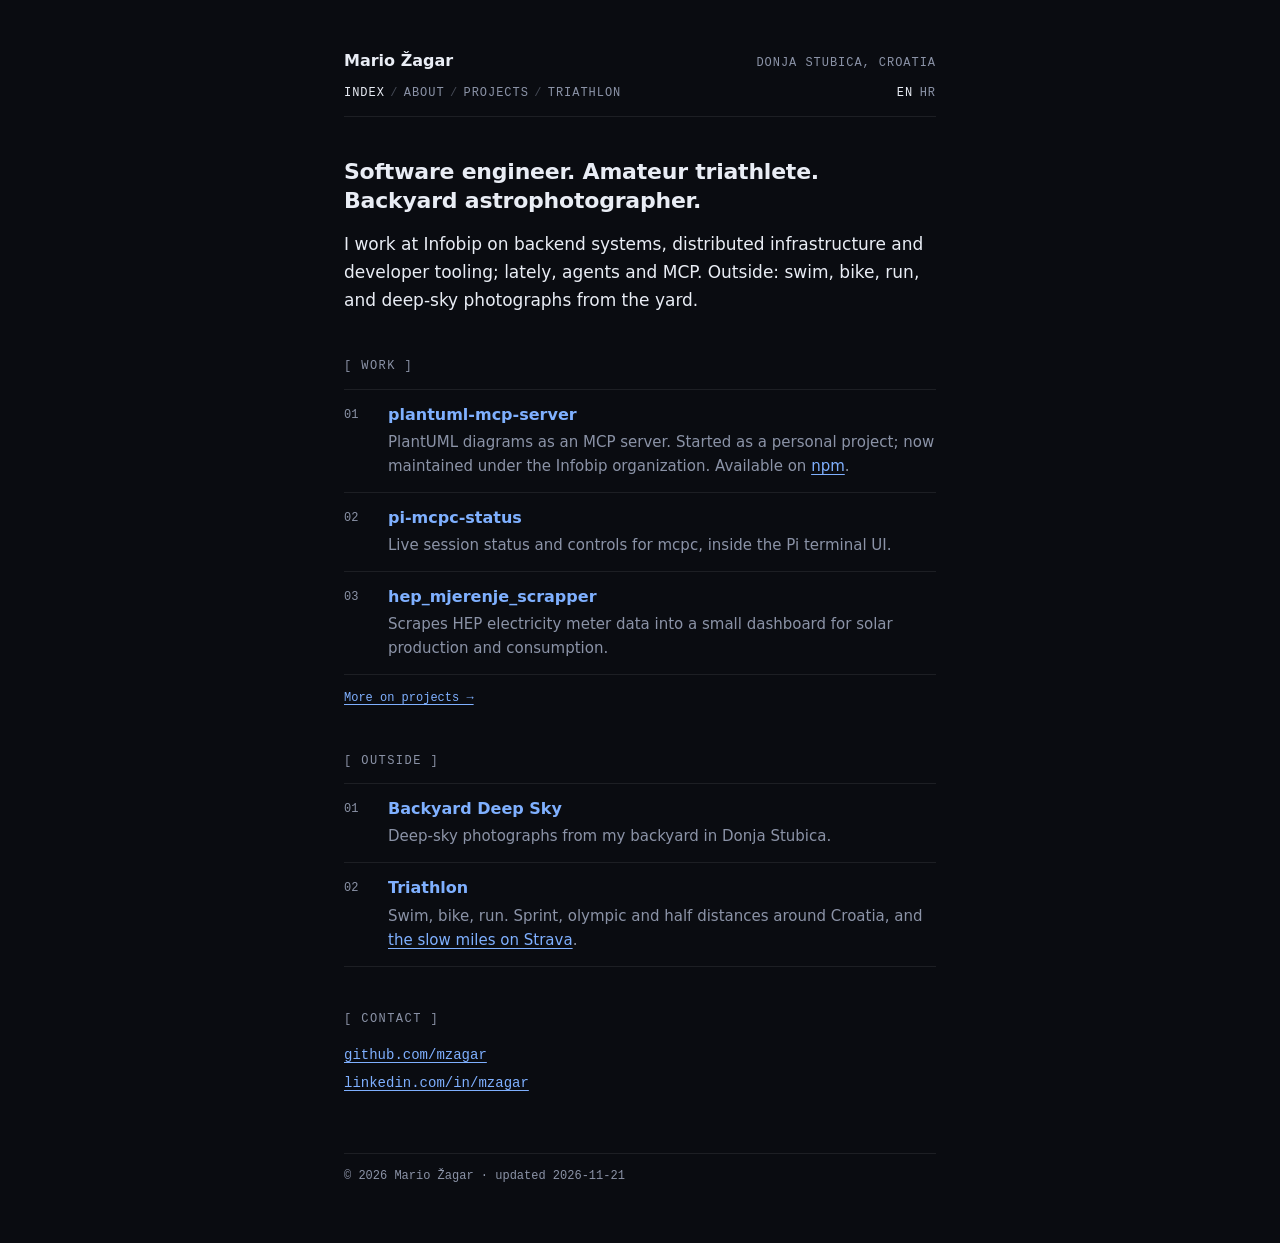
<file: index.html>
<!DOCTYPE html>
<html lang="en">
<head>
<meta charset="utf-8">
<meta name="viewport" content="width=device-width, initial-scale=1">
<title>Mario Žagar · software engineer</title>
<meta name="description" content="Mario Žagar, software engineer in Donja Stubica, Croatia. Backend systems, developer tooling, triathlon and deep-sky photography.">
<link rel="canonical" href="https://mzagar.github.io/">
<link rel="alternate" hreflang="en" href="https://mzagar.github.io/">
<link rel="alternate" hreflang="hr" href="https://mzagar.github.io/hr/">
<link rel="alternate" hreflang="x-default" href="https://mzagar.github.io/">
<meta name="theme-color" content="#0a0c11">
<meta property="og:type" content="website">
<meta property="og:site_name" content="Mario Žagar">
<meta property="og:title" content="Mario Žagar · software engineer">
<meta property="og:description" content="Backend systems, developer tooling, triathlon and deep-sky photography.">
<meta property="og:url" content="https://mzagar.github.io/">
<meta property="og:locale" content="en_US">
<meta property="og:locale:alternate" content="hr_HR">
<meta name="twitter:card" content="summary">
<link rel="icon" href="/favicon.svg" type="image/svg+xml">
<link rel="stylesheet" href="/style.css">
<script src="/lang.js"></script>
</head>
<body>
<div class="wrap">

<header class="site-head">
  <div class="row">
    <a class="site-name" href="/">Mario Žagar</a>
    <span class="site-place">Donja Stubica, Croatia</span>
  </div>
  <nav class="site-nav" aria-label="Site">
    <a href="/" aria-current="page">index</a><span class="sep">/</span><a href="/about/">about</a><span class="sep">/</span><a href="/projects/">projects</a><span class="sep">/</span><a href="/triathlon/">triathlon</a>
    <span class="lang" role="group" aria-label="Language">
      <span class="current" aria-current="true">EN</span><a href="/hr/" data-lang="hr" hreflang="hr" lang="hr">HR</a>
    </span>
  </nav>
</header>

<main>
  <h1>Software engineer. Amateur triathlete. Backyard astrophotographer.</h1>
  <p class="lede">I work at Infobip on backend systems, distributed infrastructure and developer tooling; lately, agents and MCP. Outside: swim, bike, run, and deep-sky photographs from the yard.</p>

  <section>
    <h2>[ work ]</h2>
    <ol class="entries">
      <li>
        <span class="num">01</span>
        <div>
          <p class="entry-title"><a href="https://github.com/infobip/plantuml-mcp-server">plantuml-mcp-server</a></p>
          <p class="entry-desc">PlantUML diagrams as an MCP server. Started as a personal project; now maintained under the Infobip organization. Available on <a href="https://www.npmjs.com/package/plantuml-mcp-server">npm</a>.</p>
        </div>
      </li>
      <li>
        <span class="num">02</span>
        <div>
          <p class="entry-title"><a href="https://github.com/mzagar/pi-mcpc-status">pi-mcpc-status</a></p>
          <p class="entry-desc">Live session status and controls for mcpc, inside the Pi terminal UI.</p>
        </div>
      </li>
      <li>
        <span class="num">03</span>
        <div>
          <p class="entry-title"><a href="https://github.com/mzagar/hep_mjerenje_scrapper">hep_mjerenje_scrapper</a></p>
          <p class="entry-desc">Scrapes HEP electricity meter data into a small dashboard for solar production and consumption.</p>
        </div>
      </li>
    </ol>
    <p class="more"><a href="/projects/">More on projects &rarr;</a></p>
  </section>

  <section>
    <h2>[ outside ]</h2>
    <ol class="entries">
      <li>
        <span class="num">01</span>
        <div>
          <p class="entry-title"><a href="/astro-photos/">Backyard Deep Sky</a></p>
          <p class="entry-desc">Deep-sky photographs from my backyard in Donja Stubica.</p>
        </div>
      </li>
      <li>
        <span class="num">02</span>
        <div>
          <p class="entry-title"><a href="/triathlon/">Triathlon</a></p>
          <p class="entry-desc">Swim, bike, run. Sprint, olympic and half distances around Croatia, and <a href="https://strava.app.link/tcmy3YL5e8b">the slow miles on Strava</a>.</p>
        </div>
      </li>
    </ol>
  </section>

  <section>
    <h2>[ contact ]</h2>
    <p class="contact-lines">
      <a href="https://github.com/mzagar">github.com/mzagar</a><br>
      <a href="https://www.linkedin.com/in/mzagar/">linkedin.com/in/mzagar</a>
    </p>
  </section>
</main>

<footer class="site-foot">
  <p>© 2026 Mario Žagar · updated 2026-11-21</p>
</footer>

</div>
</body>
</html>
</file>
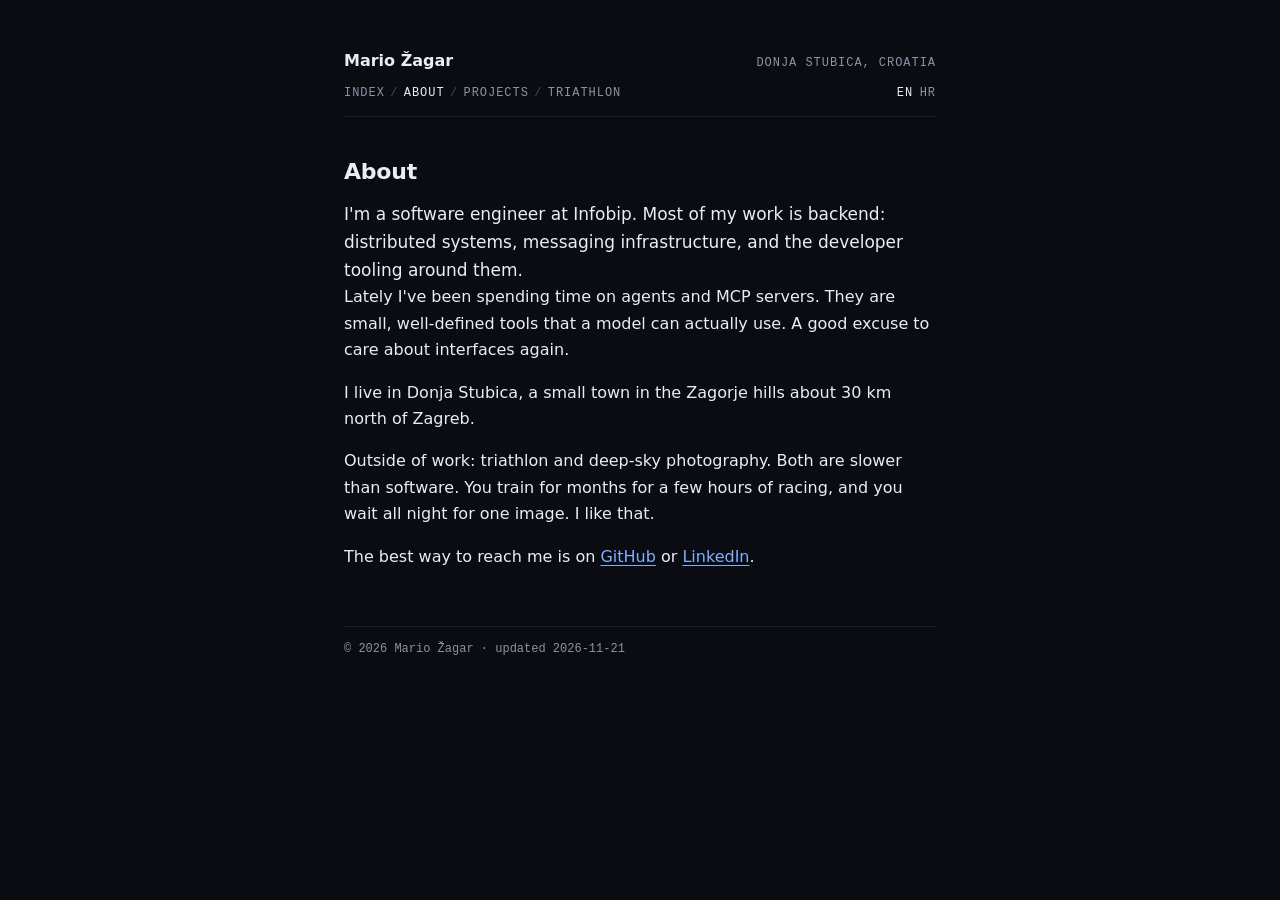
<file: about/index.html>
<!DOCTYPE html>
<html lang="en">
<head>
<meta charset="utf-8">
<meta name="viewport" content="width=device-width, initial-scale=1">
<title>About · Mario Žagar</title>
<meta name="description" content="About Mario Žagar: software engineer at Infobip, based in Donja Stubica, Croatia.">
<link rel="canonical" href="https://mzagar.github.io/about/">
<link rel="alternate" hreflang="en" href="https://mzagar.github.io/about/">
<link rel="alternate" hreflang="hr" href="https://mzagar.github.io/hr/about/">
<link rel="alternate" hreflang="x-default" href="https://mzagar.github.io/about/">
<meta name="theme-color" content="#0a0c11">
<meta property="og:type" content="website">
<meta property="og:site_name" content="Mario Žagar">
<meta property="og:title" content="About · Mario Žagar">
<meta property="og:description" content="Software engineer at Infobip, based in Donja Stubica, Croatia.">
<meta property="og:url" content="https://mzagar.github.io/about/">
<meta property="og:locale" content="en_US">
<meta property="og:locale:alternate" content="hr_HR">
<meta name="twitter:card" content="summary">
<link rel="icon" href="/favicon.svg" type="image/svg+xml">
<link rel="stylesheet" href="/style.css">
<script src="/lang.js"></script>
</head>
<body>
<div class="wrap">

<header class="site-head">
  <div class="row">
    <a class="site-name" href="/">Mario Žagar</a>
    <span class="site-place">Donja Stubica, Croatia</span>
  </div>
  <nav class="site-nav" aria-label="Site">
    <a href="/">index</a><span class="sep">/</span><a href="/about/" aria-current="page">about</a><span class="sep">/</span><a href="/projects/">projects</a><span class="sep">/</span><a href="/triathlon/">triathlon</a>
    <span class="lang" role="group" aria-label="Language">
      <span class="current" aria-current="true">EN</span><a href="/hr/about/" data-lang="hr" hreflang="hr" lang="hr">HR</a>
    </span>
  </nav>
</header>

<main>
  <h1>About</h1>
  <p class="lede">I'm a software engineer at Infobip. Most of my work is backend: distributed systems, messaging infrastructure, and the developer tooling around them.</p>
  <p>Lately I've been spending time on agents and MCP servers. They are small, well-defined tools that a model can actually use. A good excuse to care about interfaces again.</p>
  <p>I live in Donja Stubica, a small town in the Zagorje hills about 30 km north of Zagreb.</p>
  <p>Outside of work: triathlon and deep-sky photography. Both are slower than software. You train for months for a few hours of racing, and you wait all night for one image. I like that.</p>
  <p>The best way to reach me is on <a href="https://github.com/mzagar">GitHub</a> or <a href="https://www.linkedin.com/in/mzagar/">LinkedIn</a>.</p>
</main>

<footer class="site-foot">
  <p>© 2026 Mario Žagar · updated 2026-11-21</p>
</footer>

</div>
</body>
</html>
</file>
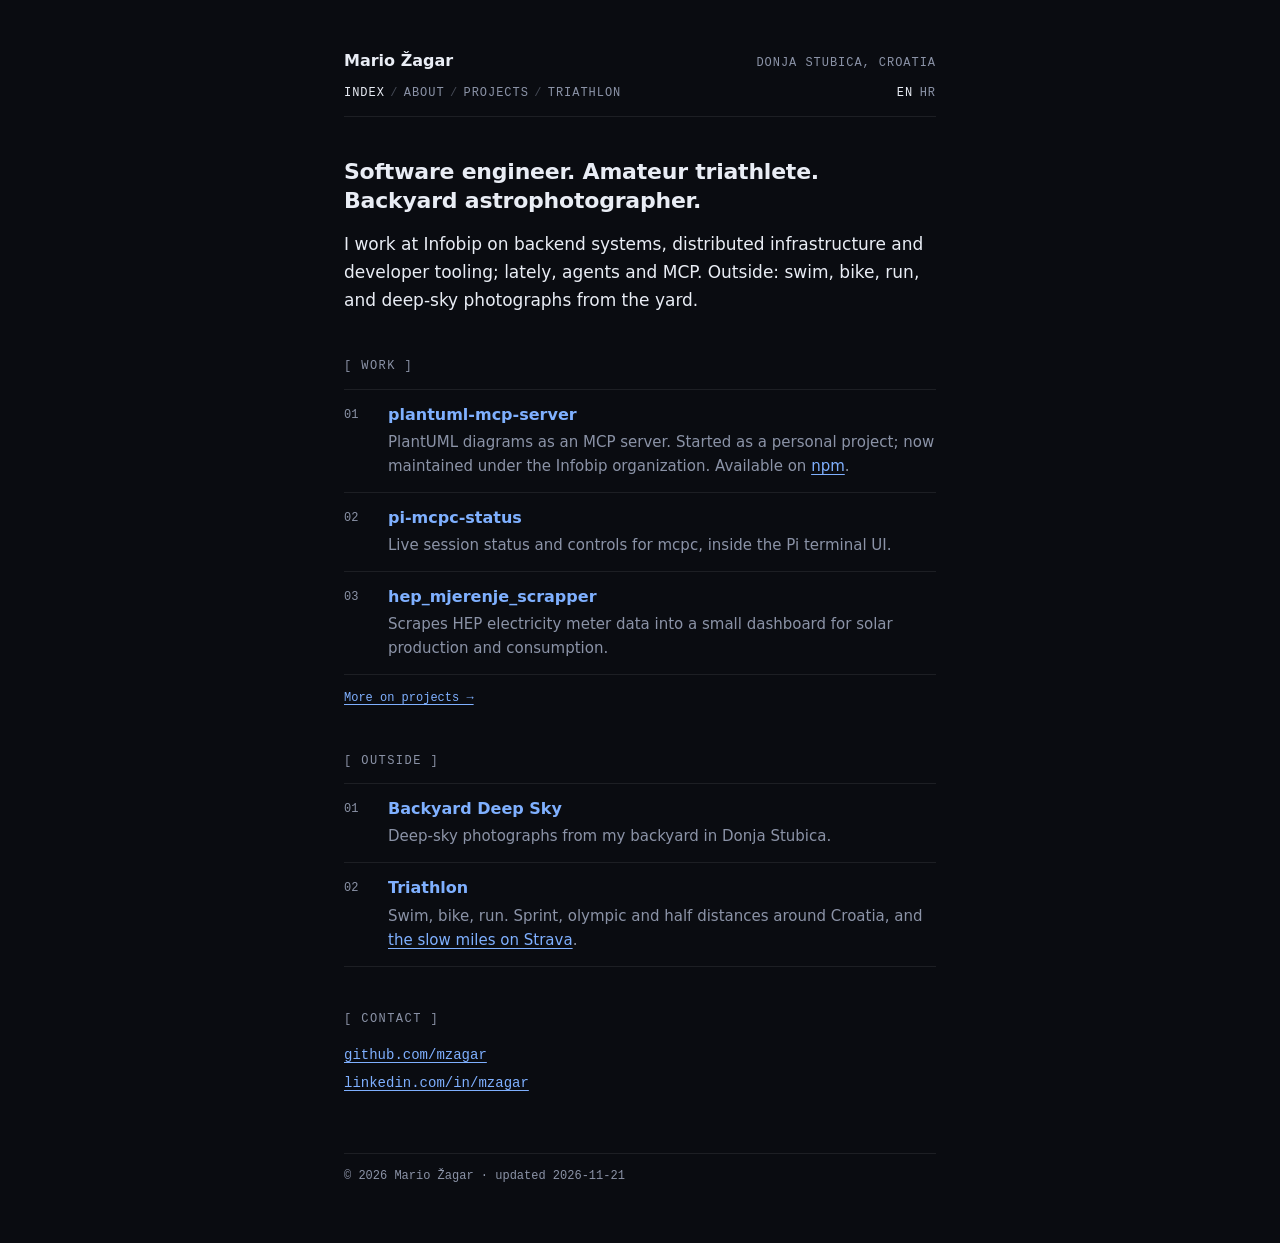
<file: hr/index.html>
<!DOCTYPE html>
<html lang="hr">
<head>
<meta charset="utf-8">
<meta name="viewport" content="width=device-width, initial-scale=1">
<title>Mario Žagar · softverski inženjer</title>
<meta name="description" content="Mario Žagar, softverski inženjer iz Donje Stubice. Backend sustavi, alati za developere, triatlon i fotografija dubokog neba.">
<link rel="canonical" href="https://mzagar.github.io/hr/">
<link rel="alternate" hreflang="en" href="https://mzagar.github.io/">
<link rel="alternate" hreflang="hr" href="https://mzagar.github.io/hr/">
<link rel="alternate" hreflang="x-default" href="https://mzagar.github.io/">
<meta name="theme-color" content="#0a0c11">
<meta property="og:type" content="website">
<meta property="og:site_name" content="Mario Žagar">
<meta property="og:title" content="Mario Žagar · softverski inženjer">
<meta property="og:description" content="Backend sustavi, alati za developere, triatlon i fotografija dubokog neba.">
<meta property="og:url" content="https://mzagar.github.io/hr/">
<meta property="og:locale" content="hr_HR">
<meta property="og:locale:alternate" content="en_US">
<meta name="twitter:card" content="summary">
<link rel="icon" href="/favicon.svg" type="image/svg+xml">
<link rel="stylesheet" href="/style.css">
<script src="/lang.js"></script>
</head>
<body>
<div class="wrap">

<!-- Croatian mirror of /index.html. Update both files together. -->

<header class="site-head">
  <div class="row">
    <a class="site-name" href="/hr/">Mario Žagar</a>
    <span class="site-place">Donja Stubica, Hrvatska</span>
  </div>
  <nav class="site-nav" aria-label="Stranica">
    <a href="/hr/" aria-current="page">index</a><span class="sep">/</span><a href="/hr/about/">o meni</a><span class="sep">/</span><a href="/hr/projects/">projekti</a><span class="sep">/</span><a href="/hr/triathlon/">triatlon</a>
    <span class="lang" role="group" aria-label="Jezik">
      <a href="/" data-lang="en" hreflang="en" lang="en">EN</a><span class="current" aria-current="true">HR</span>
    </span>
  </nav>
</header>

<main>
  <h1>Softverski inženjer. Amaterski triatlonac. Astrofotograf iz dvorišta.</h1>
  <p class="lede">Radim u Infobipu na backend sustavima, distribuiranoj infrastrukturi i alatima za developere; u zadnje vrijeme na agentima i MCP-u. Izvan posla: plivanje, bicikl, trčanje i fotografije dubokog neba iz dvorišta.</p>

  <section>
    <h2>[ rad ]</h2>
    <ol class="entries">
      <li>
        <span class="num">01</span>
        <div>
          <p class="entry-title"><a href="https://github.com/infobip/plantuml-mcp-server">plantuml-mcp-server</a></p>
          <p class="entry-desc">PlantUML dijagrami kao MCP server. Počeo je kao osobni projekt, a danas se održava pod Infobip organizacijom. Dostupan je na <a href="https://www.npmjs.com/package/plantuml-mcp-server">npm-u</a>.</p>
        </div>
      </li>
      <li>
        <span class="num">02</span>
        <div>
          <p class="entry-title"><a href="https://github.com/mzagar/pi-mcpc-status">pi-mcpc-status</a></p>
          <p class="entry-desc">Status i kontrole sesije za mcpc, unutar Pi terminalnog sučelja.</p>
        </div>
      </li>
      <li>
        <span class="num">03</span>
        <div>
          <p class="entry-title"><a href="https://github.com/mzagar/hep_mjerenje_scrapper">hep_mjerenje_scrapper</a></p>
          <p class="entry-desc">Dohvaća podatke HEP-ovih brojila u malu nadzornu ploču za proizvodnju i potrošnju sa solara.</p>
        </div>
      </li>
    </ol>
    <p class="more"><a href="/hr/projects/">Više o projektima &rarr;</a></p>
  </section>

  <section>
    <h2>[ izvan posla ]</h2>
    <ol class="entries">
      <li>
        <span class="num">01</span>
        <div>
          <p class="entry-title"><a href="/astro-photos/">Backyard Deep Sky</a></p>
          <p class="entry-desc">Fotografije dubokog neba iz dvorišta u Donjoj Stubici.</p>
        </div>
      </li>
      <li>
        <span class="num">02</span>
        <div>
          <p class="entry-title"><a href="/hr/triathlon/">Triatlon</a></p>
          <p class="entry-desc">Plivanje, bicikl, trčanje. Sprint i olimpijske distance po Hrvatskoj, i <a href="https://strava.app.link/tcmy3YL5e8b">spori kilometri na Stravi</a>.</p>
        </div>
      </li>
    </ol>
  </section>

  <section>
    <h2>[ kontakt ]</h2>
    <p class="contact-lines">
      <a href="https://github.com/mzagar">github.com/mzagar</a><br>
      <a href="https://www.linkedin.com/in/mzagar/">linkedin.com/in/mzagar</a>
    </p>
  </section>
</main>

<footer class="site-foot">
  <p>© 2026 Mario Žagar · ažurirano 2026-11-21</p>
</footer>

</div>
</body>
</html>
</file>
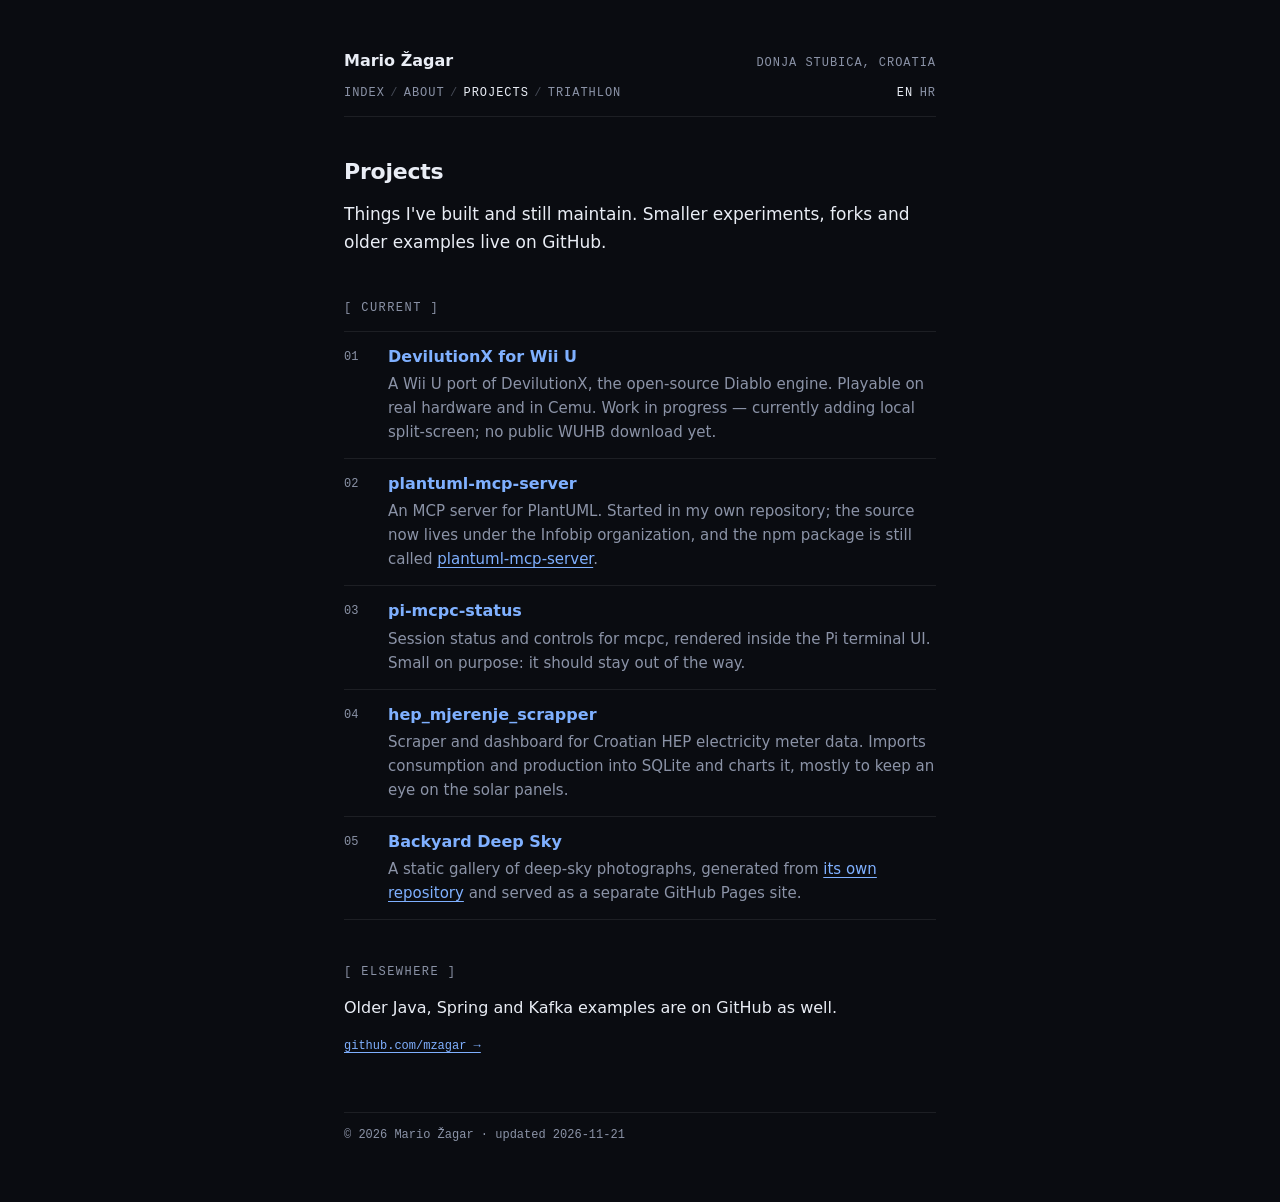
<file: projects/index.html>
<!DOCTYPE html>
<html lang="en">
<head>
<meta charset="utf-8">
<meta name="viewport" content="width=device-width, initial-scale=1">
<title>Projects · Mario Žagar</title>
<meta name="description" content="Software projects by Mario Žagar: MCP servers, developer tools and small utilities.">
<link rel="canonical" href="https://mzagar.github.io/projects/">
<link rel="alternate" hreflang="en" href="https://mzagar.github.io/projects/">
<link rel="alternate" hreflang="hr" href="https://mzagar.github.io/hr/projects/">
<link rel="alternate" hreflang="x-default" href="https://mzagar.github.io/projects/">
<meta name="theme-color" content="#0a0c11">
<meta property="og:type" content="website">
<meta property="og:site_name" content="Mario Žagar">
<meta property="og:title" content="Projects · Mario Žagar">
<meta property="og:description" content="MCP servers, developer tools and small utilities.">
<meta property="og:url" content="https://mzagar.github.io/projects/">
<meta property="og:locale" content="en_US">
<meta property="og:locale:alternate" content="hr_HR">
<meta name="twitter:card" content="summary">
<link rel="icon" href="/favicon.svg" type="image/svg+xml">
<link rel="stylesheet" href="/style.css">
<script src="/lang.js"></script>
</head>
<body>
<div class="wrap">

<header class="site-head">
  <div class="row">
    <a class="site-name" href="/">Mario Žagar</a>
    <span class="site-place">Donja Stubica, Croatia</span>
  </div>
  <nav class="site-nav" aria-label="Site">
    <a href="/">index</a><span class="sep">/</span><a href="/about/">about</a><span class="sep">/</span><a href="/projects/" aria-current="page">projects</a><span class="sep">/</span><a href="/triathlon/">triathlon</a>
    <span class="lang" role="group" aria-label="Language">
      <span class="current" aria-current="true">EN</span><a href="/hr/projects/" data-lang="hr" hreflang="hr" lang="hr">HR</a>
    </span>
  </nav>
</header>

<main>
  <h1>Projects</h1>
  <p class="lede">Things I've built and still maintain. Smaller experiments, forks and older examples live on GitHub.</p>

  <section>
    <h2>[ current ]</h2>
    <ol class="entries">
      <li>
        <span class="num">01</span>
        <div>
          <p class="entry-title"><a href="https://github.com/mzagar/DevilutionX/tree/wiiu-splitscreen">DevilutionX for Wii U</a></p>
          <p class="entry-desc">A Wii U port of DevilutionX, the open-source Diablo engine. Playable on real hardware and in Cemu. Work in progress &mdash; currently adding local split-screen; no public WUHB download yet.</p>
        </div>
      </li>
      <li>
        <span class="num">02</span>
        <div>
          <p class="entry-title"><a href="https://github.com/infobip/plantuml-mcp-server">plantuml-mcp-server</a></p>
          <p class="entry-desc">An MCP server for PlantUML. Started in my own repository; the source now lives under the Infobip organization, and the npm package is still called <a href="https://www.npmjs.com/package/plantuml-mcp-server">plantuml-mcp-server</a>.</p>
        </div>
      </li>
      <li>
        <span class="num">03</span>
        <div>
          <p class="entry-title"><a href="https://github.com/mzagar/pi-mcpc-status">pi-mcpc-status</a></p>
          <p class="entry-desc">Session status and controls for mcpc, rendered inside the Pi terminal UI. Small on purpose: it should stay out of the way.</p>
        </div>
      </li>
      <li>
        <span class="num">04</span>
        <div>
          <p class="entry-title"><a href="https://github.com/mzagar/hep_mjerenje_scrapper">hep_mjerenje_scrapper</a></p>
          <p class="entry-desc">Scraper and dashboard for Croatian HEP electricity meter data. Imports consumption and production into SQLite and charts it, mostly to keep an eye on the solar panels.</p>
        </div>
      </li>
      <li>
        <span class="num">05</span>
        <div>
          <p class="entry-title"><a href="/astro-photos/">Backyard Deep Sky</a></p>
          <p class="entry-desc">A static gallery of deep-sky photographs, generated from <a href="https://github.com/mzagar/astro-photos">its own repository</a> and served as a separate GitHub Pages site.</p>
        </div>
      </li>
    </ol>
  </section>

  <section>
    <h2>[ elsewhere ]</h2>
    <p>Older Java, Spring and Kafka examples are on GitHub as well.</p>
    <p class="more"><a href="https://github.com/mzagar?tab=repositories">github.com/mzagar &rarr;</a></p>
  </section>
</main>

<footer class="site-foot">
  <p>© 2026 Mario Žagar · updated 2026-11-21</p>
</footer>

</div>
</body>
</html>
</file>
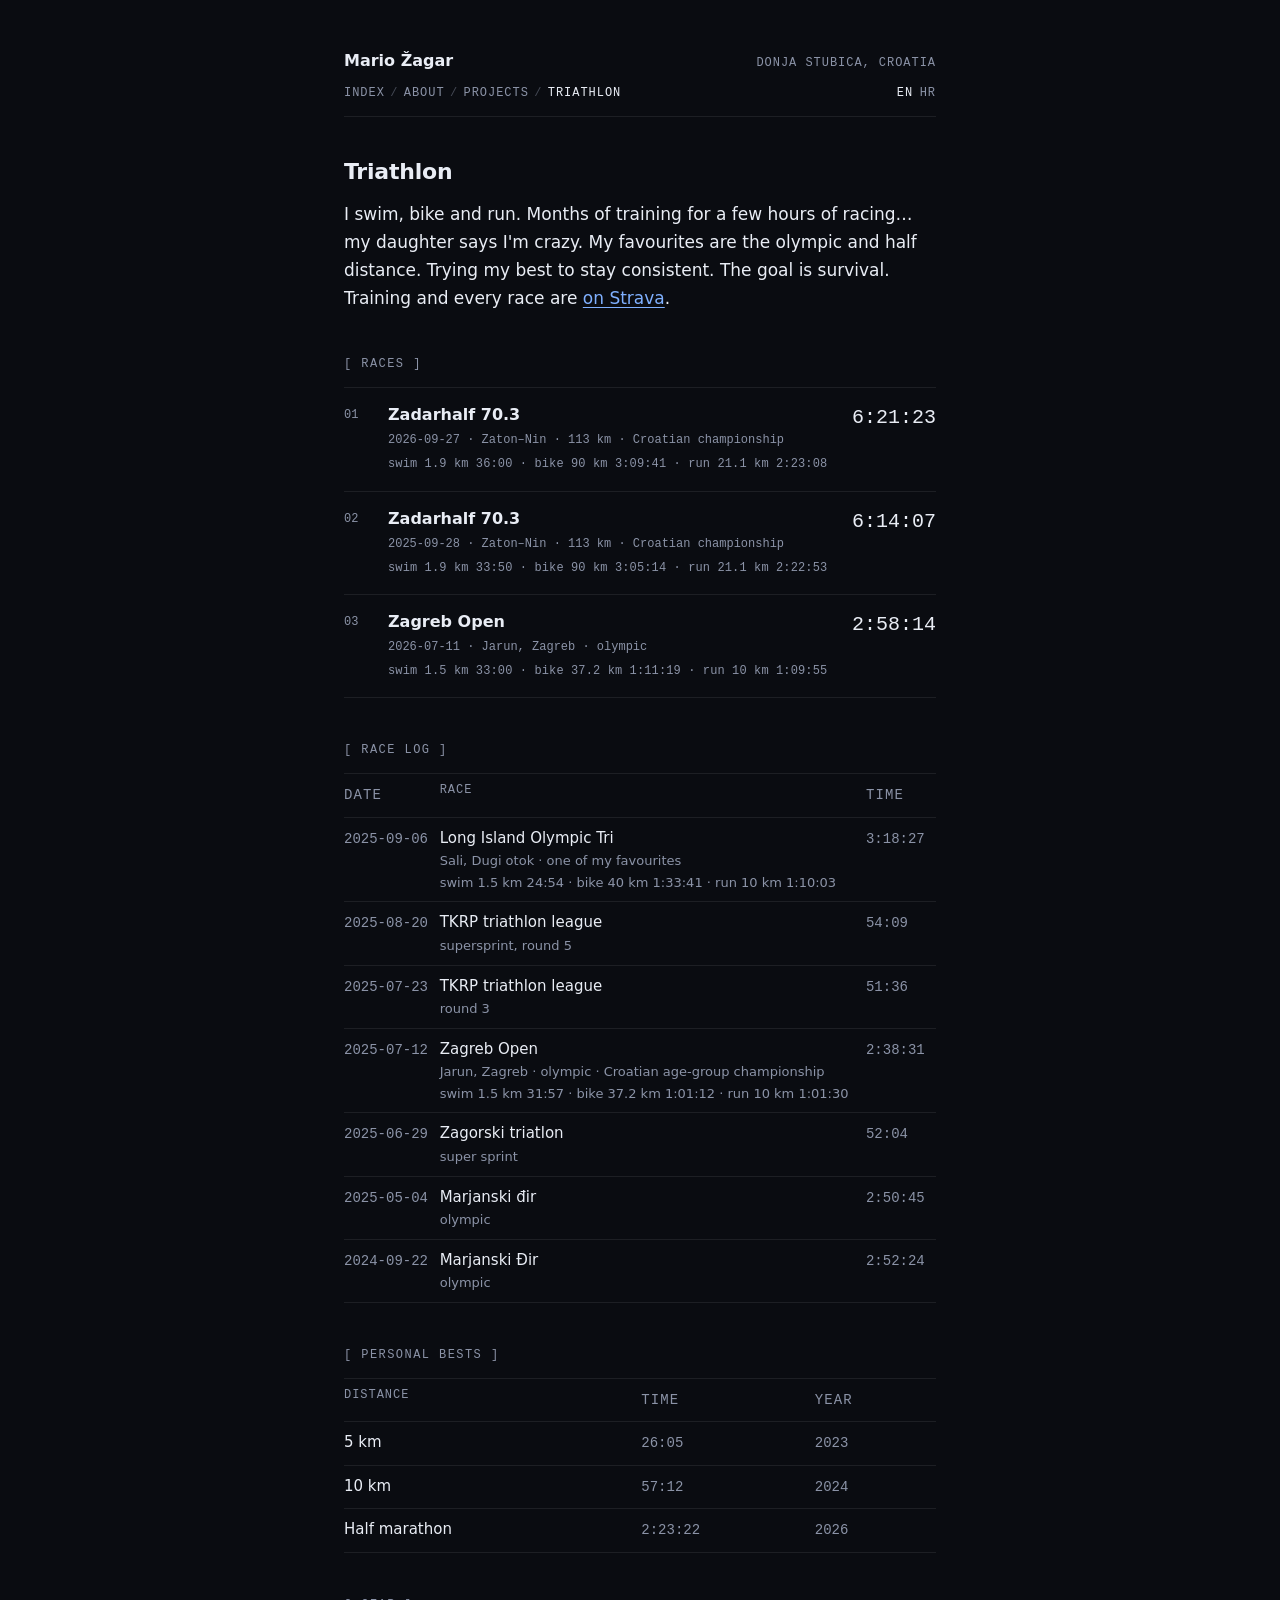
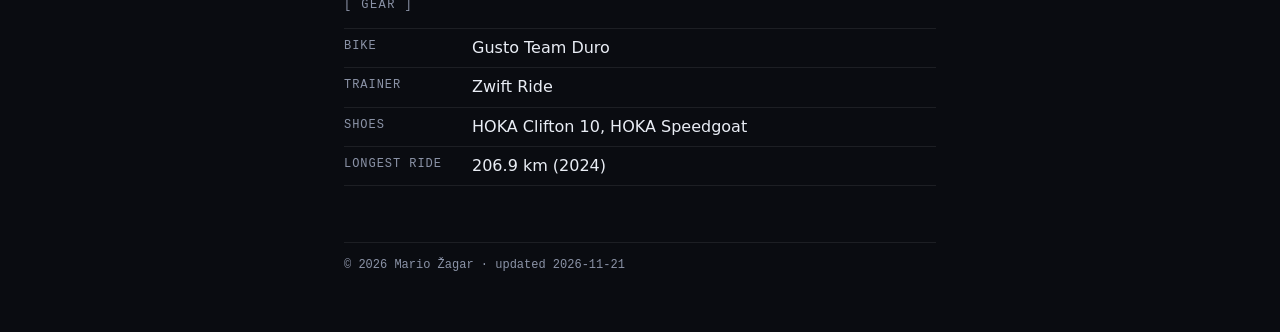
<file: triathlon/index.html>
<!DOCTYPE html>
<html lang="en">
<head>
<meta charset="utf-8">
<meta name="viewport" content="width=device-width, initial-scale=1">
<title>Triathlon · Mario Žagar</title>
<meta name="description" content="Amateur triathlete in Croatia: half and olympic distance races, personal bests and gear.">
<link rel="canonical" href="https://mzagar.github.io/triathlon/">
<link rel="alternate" hreflang="en" href="https://mzagar.github.io/triathlon/">
<link rel="alternate" hreflang="hr" href="https://mzagar.github.io/hr/triathlon/">
<link rel="alternate" hreflang="x-default" href="https://mzagar.github.io/triathlon/">
<meta name="theme-color" content="#0a0c11">
<meta property="og:type" content="website">
<meta property="og:site_name" content="Mario Žagar">
<meta property="og:title" content="Triathlon · Mario Žagar">
<meta property="og:description" content="Amateur triathlete in Croatia: half and olympic distance races, personal bests and gear.">
<meta property="og:url" content="https://mzagar.github.io/triathlon/">
<meta property="og:locale" content="en_US">
<meta property="og:locale:alternate" content="hr_HR">
<meta name="twitter:card" content="summary">
<link rel="icon" href="/favicon.svg" type="image/svg+xml">
<link rel="stylesheet" href="/style.css">
<script src="/lang.js"></script>
</head>
<body>
<div class="wrap">

<header class="site-head">
  <div class="row">
    <a class="site-name" href="/">Mario Žagar</a>
    <span class="site-place">Donja Stubica, Croatia</span>
  </div>
  <nav class="site-nav" aria-label="Site">
    <a href="/">index</a><span class="sep">/</span><a href="/about/">about</a><span class="sep">/</span><a href="/projects/">projects</a><span class="sep">/</span><a href="/triathlon/" aria-current="page">triathlon</a>
    <span class="lang" role="group" aria-label="Language">
      <span class="current" aria-current="true">EN</span><a href="/hr/triathlon/" data-lang="hr" hreflang="hr" lang="hr">HR</a>
    </span>
  </nav>
</header>

<main>
  <h1>Triathlon</h1>
  <p class="lede">I swim, bike and run. Months of training for a few hours of racing… my daughter says I'm crazy. My favourites are the olympic and half distance. Trying my best to stay consistent. The goal is survival. Training and every race are <a href="https://strava.app.link/tcmy3YL5e8b">on Strava</a>.</p>

  <section>
    <h2>[ races ]</h2>
    <ol class="races">
      <li>
        <span class="num">01</span>
        <div>
          <p class="race-name">Zadarhalf 70.3</p>
          <p class="race-meta">2026-09-27 · Zaton–Nin · 113&nbsp;km · Croatian championship</p>
          <p class="race-splits">swim 1.9&nbsp;km 36:00 · bike 90&nbsp;km 3:09:41 · run 21.1&nbsp;km 2:23:08</p>
        </div>
        <span class="race-time">6:21:23</span>
      </li>
      <li>
        <span class="num">02</span>
        <div>
          <p class="race-name">Zadarhalf 70.3</p>
          <p class="race-meta">2025-09-28 · Zaton–Nin · 113&nbsp;km · Croatian championship</p>
          <p class="race-splits">swim 1.9&nbsp;km 33:50 · bike 90&nbsp;km 3:05:14 · run 21.1&nbsp;km 2:22:53</p>
        </div>
        <span class="race-time">6:14:07</span>
      </li>
      <li>
        <span class="num">03</span>
        <div>
          <p class="race-name">Zagreb Open</p>
          <p class="race-meta">2026-07-11 · Jarun, Zagreb · olympic</p>
          <p class="race-splits">swim 1.5&nbsp;km 33:00 · bike 37.2&nbsp;km 1:11:19 · run 10&nbsp;km 1:09:55</p>
        </div>
        <span class="race-time">2:58:14</span>
      </li>
    </ol>
  </section>

  <section>
    <h2>[ race log ]</h2>
    <div class="table-wrap">
      <table>
        <thead>
          <tr><th class="num">date</th><th>race</th><th class="num">time</th></tr>
        </thead>
        <tbody>
          <tr>
            <td class="num">2025-09-06</td>
            <td>Long Island Olympic Tri<span class="small">Sali, Dugi otok · one of my favourites</span><span class="small">swim 1.5&nbsp;km 24:54 · bike 40&nbsp;km 1:33:41 · run 10&nbsp;km 1:10:03</span></td>
            <td class="num">3:18:27</td>
          </tr>
          <tr>
            <td class="num">2025-08-20</td>
            <td>TKRP triathlon league<span class="small">supersprint, round 5</span></td>
            <td class="num">54:09</td>
          </tr>
          <tr>
            <td class="num">2025-07-23</td>
            <td>TKRP triathlon league<span class="small">round 3</span></td>
            <td class="num">51:36</td>
          </tr>
          <tr>
            <td class="num">2025-07-12</td>
            <td>Zagreb Open<span class="small">Jarun, Zagreb · olympic · Croatian age-group championship</span><span class="small">swim 1.5&nbsp;km 31:57 · bike 37.2&nbsp;km 1:01:12 · run 10&nbsp;km 1:01:30</span></td>
            <td class="num">2:38:31</td>
          </tr>
          <tr>
            <td class="num">2025-06-29</td>
            <td>Zagorski triatlon<span class="small">super sprint</span></td>
            <td class="num">52:04</td>
          </tr>
          <tr>
            <td class="num">2025-05-04</td>
            <td>Marjanski đir<span class="small">olympic</span></td>
            <td class="num">2:50:45</td>
          </tr>
          <tr>
            <td class="num">2024-09-22</td>
            <td>Marjanski Đir<span class="small">olympic</span></td>
            <td class="num">2:52:24</td>
          </tr>
        </tbody>
      </table>
    </div>
  </section>

  <section>
    <h2>[ personal bests ]</h2>
    <div class="table-wrap">
      <table>
        <thead>
          <tr><th>distance</th><th class="num">time</th><th class="num">year</th></tr>
        </thead>
        <tbody>
          <tr><td>5&nbsp;km</td><td class="num">26:05</td><td class="num">2023</td></tr>
          <tr><td>10&nbsp;km</td><td class="num">57:12</td><td class="num">2024</td></tr>
          <tr><td>Half marathon</td><td class="num">2:23:22</td><td class="num">2026</td></tr>
        </tbody>
      </table>
    </div>
  </section>

  <section>
    <h2>[ gear ]</h2>
    <ul class="facts">
      <li><span class="fact-label">bike</span><span>Gusto Team Duro</span></li>
      <li><span class="fact-label">trainer</span><span>Zwift Ride</span></li>
      <li><span class="fact-label">shoes</span><span>HOKA Clifton 10, HOKA Speedgoat</span></li>
      <li><span class="fact-label">longest ride</span><span>206.9&nbsp;km (2024)</span></li>
    </ul>
  </section>
</main>

<footer class="site-foot">
  <p>© 2026 Mario Žagar · updated 2026-11-21</p>
</footer>

</div>
</body>
</html>
</file>
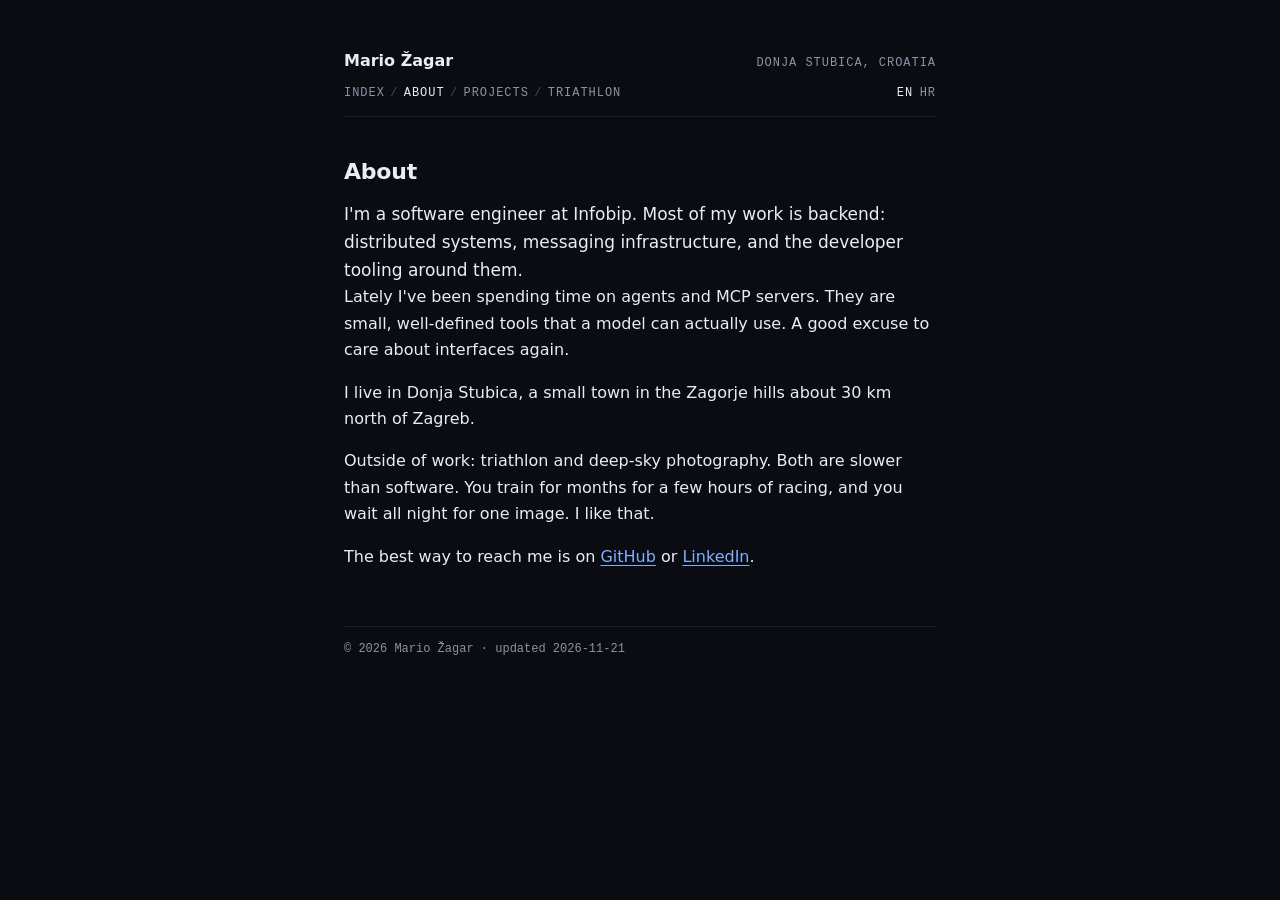
<file: hr/about/index.html>
<!DOCTYPE html>
<html lang="hr">
<head>
<meta charset="utf-8">
<meta name="viewport" content="width=device-width, initial-scale=1">
<title>O meni · Mario Žagar</title>
<meta name="description" content="O Mariju Žagaru: softverski inženjer u Infobipu, iz Donje Stubice.">
<link rel="canonical" href="https://mzagar.github.io/hr/about/">
<link rel="alternate" hreflang="en" href="https://mzagar.github.io/about/">
<link rel="alternate" hreflang="hr" href="https://mzagar.github.io/hr/about/">
<link rel="alternate" hreflang="x-default" href="https://mzagar.github.io/about/">
<meta name="theme-color" content="#0a0c11">
<meta property="og:type" content="website">
<meta property="og:site_name" content="Mario Žagar">
<meta property="og:title" content="O meni · Mario Žagar">
<meta property="og:description" content="Softverski inženjer u Infobipu, iz Donje Stubice.">
<meta property="og:url" content="https://mzagar.github.io/hr/about/">
<meta property="og:locale" content="hr_HR">
<meta property="og:locale:alternate" content="en_US">
<meta name="twitter:card" content="summary">
<link rel="icon" href="/favicon.svg" type="image/svg+xml">
<link rel="stylesheet" href="/style.css">
<script src="/lang.js"></script>
</head>
<body>
<div class="wrap">

<!-- Croatian mirror of /about/. Update both files together. -->

<header class="site-head">
  <div class="row">
    <a class="site-name" href="/hr/">Mario Žagar</a>
    <span class="site-place">Donja Stubica, Hrvatska</span>
  </div>
  <nav class="site-nav" aria-label="Stranica">
    <a href="/hr/">index</a><span class="sep">/</span><a href="/hr/about/" aria-current="page">o meni</a><span class="sep">/</span><a href="/hr/projects/">projekti</a><span class="sep">/</span><a href="/hr/triathlon/">triatlon</a>
    <span class="lang" role="group" aria-label="Jezik">
      <a href="/about/" data-lang="en" hreflang="en" lang="en">EN</a><span class="current" aria-current="true">HR</span>
    </span>
  </nav>
</header>

<main>
  <h1>O meni</h1>
  <p class="lede">Softverski sam inženjer u Infobipu. Većina mog posla je backend: distribuirani sustavi, infrastruktura za razmjenu poruka i alati oko njih.</p>
  <p>U zadnje se vrijeme bavim agentima i MCP serverima. To su mali, dobro definirani alati koje model doista može koristiti. Dobar izgovor da se opet pozabavim API-jima.</p>
  <p>Živim u Donjoj Stubici, malom mjestu u Hrvatskom zagorju, tridesetak kilometara sjeverno od Zagreba.</p>
  <p>Izvan posla: triatlon i fotografiranje dubokog neba. Oboje je sporije od softvera. Mjesecima treniraš za nekoliko sati utrke, a cijelu noć čekaš da bi dobio jednu sliku. To mi se sviđa.</p>
  <p>Najlakše me naći na <a href="https://github.com/mzagar">GitHubu</a> ili <a href="https://www.linkedin.com/in/mzagar/">LinkedInu</a>.</p>
</main>

<footer class="site-foot">
  <p>© 2026 Mario Žagar · ažurirano 2026-11-21</p>
</footer>

</div>
</body>
</html>
</file>
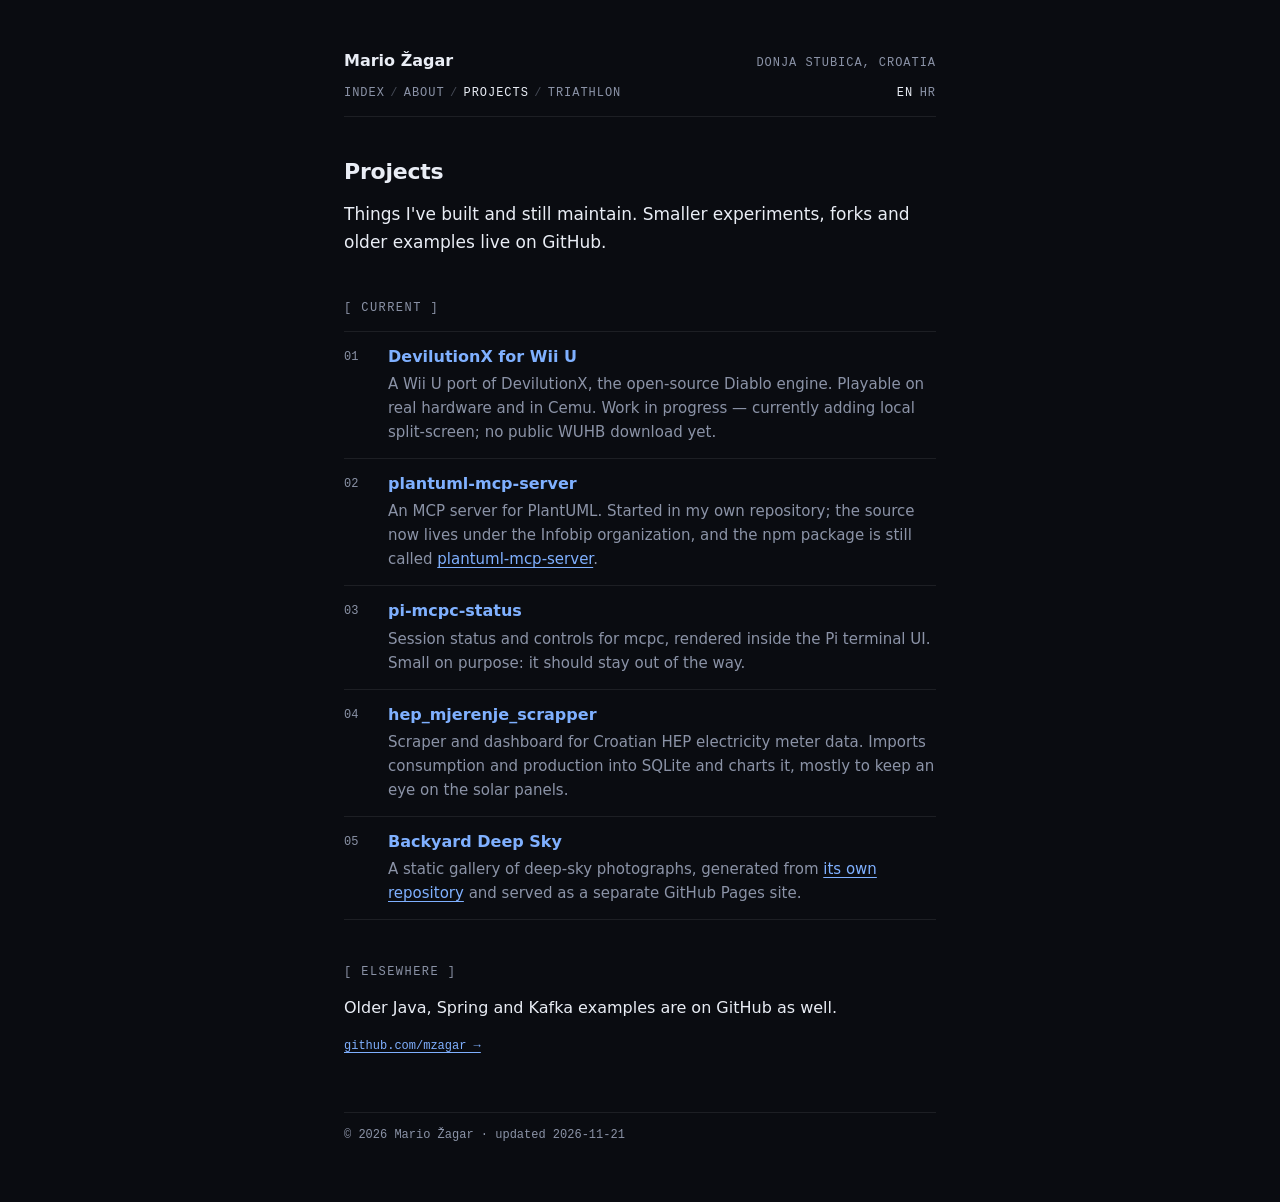
<file: hr/projects/index.html>
<!DOCTYPE html>
<html lang="hr">
<head>
<meta charset="utf-8">
<meta name="viewport" content="width=device-width, initial-scale=1">
<title>Projekti · Mario Žagar</title>
<meta name="description" content="Softverski projekti Maria Žagara: MCP serveri, alati za developere i male korisne stvarčice.">
<link rel="canonical" href="https://mzagar.github.io/hr/projects/">
<link rel="alternate" hreflang="en" href="https://mzagar.github.io/projects/">
<link rel="alternate" hreflang="hr" href="https://mzagar.github.io/hr/projects/">
<link rel="alternate" hreflang="x-default" href="https://mzagar.github.io/projects/">
<meta name="theme-color" content="#0a0c11">
<meta property="og:type" content="website">
<meta property="og:site_name" content="Mario Žagar">
<meta property="og:title" content="Projekti · Mario Žagar">
<meta property="og:description" content="MCP serveri, alati za developere i male korisne stvarčice.">
<meta property="og:url" content="https://mzagar.github.io/hr/projects/">
<meta property="og:locale" content="hr_HR">
<meta property="og:locale:alternate" content="en_US">
<meta name="twitter:card" content="summary">
<link rel="icon" href="/favicon.svg" type="image/svg+xml">
<link rel="stylesheet" href="/style.css">
<script src="/lang.js"></script>
</head>
<body>
<div class="wrap">

<!-- Croatian mirror of /projects/. Update both files together. -->

<header class="site-head">
  <div class="row">
    <a class="site-name" href="/hr/">Mario Žagar</a>
    <span class="site-place">Donja Stubica, Hrvatska</span>
  </div>
  <nav class="site-nav" aria-label="Stranica">
    <a href="/hr/">index</a><span class="sep">/</span><a href="/hr/about/">o meni</a><span class="sep">/</span><a href="/hr/projects/" aria-current="page">projekti</a><span class="sep">/</span><a href="/hr/triathlon/">triatlon</a>
    <span class="lang" role="group" aria-label="Jezik">
      <a href="/projects/" data-lang="en" hreflang="en" lang="en">EN</a><span class="current" aria-current="true">HR</span>
    </span>
  </nav>
</header>

<main>
  <h1>Projekti</h1>
  <p class="lede">Stvari koje sam napravio i još ih održavam. Manji eksperimenti, forkovi i stariji primjeri su na GitHubu.</p>

  <section>
    <h2>[ aktualno ]</h2>
    <ol class="entries">
      <li>
        <span class="num">01</span>
        <div>
          <p class="entry-title"><a href="https://github.com/mzagar/DevilutionX/tree/wiiu-splitscreen">DevilutionX za Wii U</a></p>
          <p class="entry-desc">Wii U port DevilutionX-a, open-source enginea za Diablo. Igra se na pravom hardveru i u Cemuu. Radi se &mdash; trenutno dodajem lokalni split-screen; javni WUHB download još ne postoji.</p>
        </div>
      </li>
      <li>
        <span class="num">02</span>
        <div>
          <p class="entry-title"><a href="https://github.com/infobip/plantuml-mcp-server">plantuml-mcp-server</a></p>
          <p class="entry-desc">MCP server za PlantUML. Počeo je u mom repozitoriju; izvorni je kod sada pod Infobip organizacijom, a npm paket se i dalje zove <a href="https://www.npmjs.com/package/plantuml-mcp-server">plantuml-mcp-server</a>.</p>
        </div>
      </li>
      <li>
        <span class="num">03</span>
        <div>
          <p class="entry-title"><a href="https://github.com/mzagar/pi-mcpc-status">pi-mcpc-status</a></p>
          <p class="entry-desc">Status i kontrole sesije za mcpc, prikazani unutar Pi terminalnog sučelja. Namjerno malen: ne smije smetati.</p>
        </div>
      </li>
      <li>
        <span class="num">04</span>
        <div>
          <p class="entry-title"><a href="https://github.com/mzagar/hep_mjerenje_scrapper">hep_mjerenje_scrapper</a></p>
          <p class="entry-desc">Scraper i nadzorna ploča za podatke HEP-ovih brojila. Uvozi potrošnju i proizvodnju u SQLite i crta grafove, uglavnom da bih imao oko na solarima.</p>
        </div>
      </li>
      <li>
        <span class="num">05</span>
        <div>
          <p class="entry-title"><a href="/astro-photos/">Backyard Deep Sky</a></p>
          <p class="entry-desc">Statična galerija fotografija dubokog neba, generirana iz <a href="https://github.com/mzagar/astro-photos">vlastitog repozitorija</a> i poslužena kao zasebna GitHub Pages stranica.</p>
        </div>
      </li>
    </ol>
  </section>

  <section>
    <h2>[ ostalo ]</h2>
    <p>Stariji Java, Spring i Kafka primjeri također su na GitHubu.</p>
    <p class="more"><a href="https://github.com/mzagar?tab=repositories">github.com/mzagar &rarr;</a></p>
  </section>
</main>

<footer class="site-foot">
  <p>© 2026 Mario Žagar · ažurirano 2026-11-21</p>
</footer>

</div>
</body>
</html>
</file>
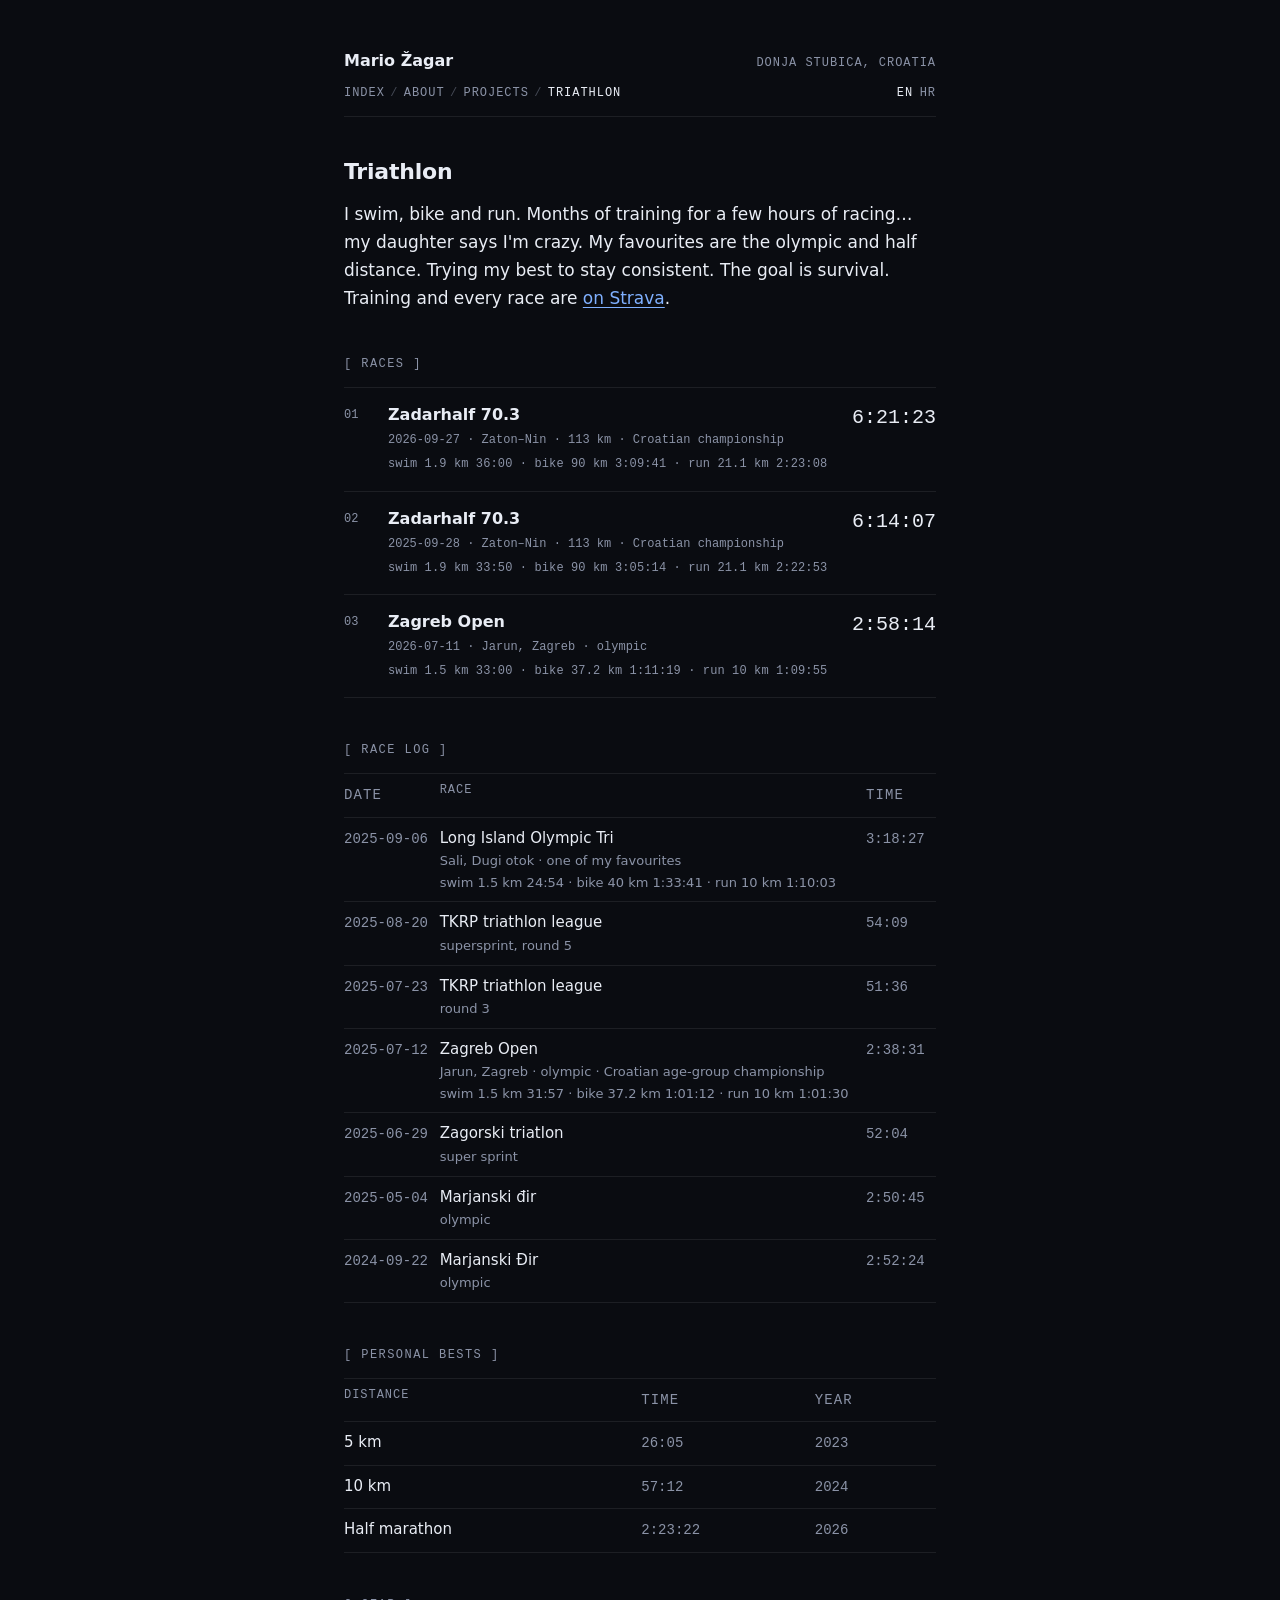
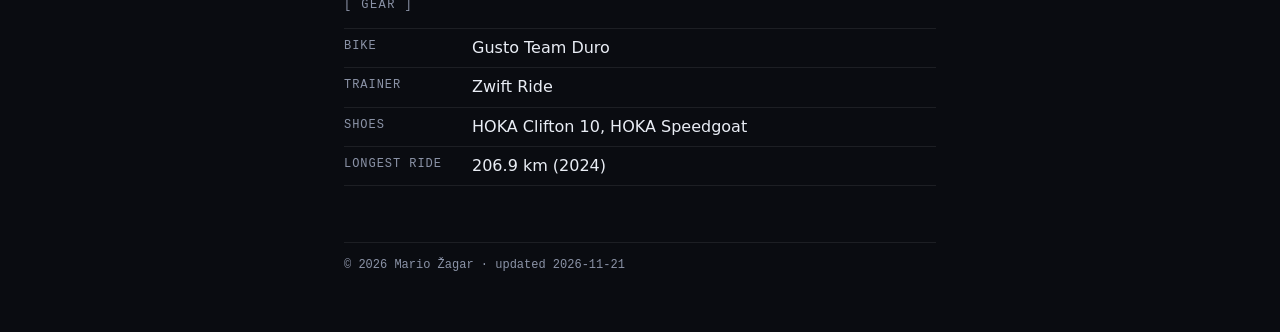
<file: hr/triathlon/index.html>
<!DOCTYPE html>
<html lang="hr">
<head>
<meta charset="utf-8">
<meta name="viewport" content="width=device-width, initial-scale=1">
<title>Triatlon · Mario Žagar</title>
<meta name="description" content="Amaterski triatlonac iz Hrvatske: utrke na olimpijskoj i poludistanci, osobni rekordi i oprema.">
<link rel="canonical" href="https://mzagar.github.io/hr/triathlon/">
<link rel="alternate" hreflang="en" href="https://mzagar.github.io/triathlon/">
<link rel="alternate" hreflang="hr" href="https://mzagar.github.io/hr/triathlon/">
<link rel="alternate" hreflang="x-default" href="https://mzagar.github.io/triathlon/">
<meta name="theme-color" content="#0a0c11">
<meta property="og:type" content="website">
<meta property="og:site_name" content="Mario Žagar">
<meta property="og:title" content="Triatlon · Mario Žagar">
<meta property="og:description" content="Amaterski triatlonac iz Hrvatske: utrke na olimpijskoj i poludistanci, osobni rekordi i oprema.">
<meta property="og:url" content="https://mzagar.github.io/hr/triathlon/">
<meta property="og:locale" content="hr_HR">
<meta property="og:locale:alternate" content="en_US">
<meta name="twitter:card" content="summary">
<link rel="icon" href="/favicon.svg" type="image/svg+xml">
<link rel="stylesheet" href="/style.css">
<script src="/lang.js"></script>
</head>
<body>
<div class="wrap">

<!-- Croatian mirror of /triathlon/. Update both files together. -->

<header class="site-head">
  <div class="row">
    <a class="site-name" href="/hr/">Mario Žagar</a>
    <span class="site-place">Donja Stubica, Hrvatska</span>
  </div>
  <nav class="site-nav" aria-label="Stranica">
    <a href="/hr/">index</a><span class="sep">/</span><a href="/hr/about/">o meni</a><span class="sep">/</span><a href="/hr/projects/">projekti</a><span class="sep">/</span><a href="/hr/triathlon/" aria-current="page">triatlon</a>
    <span class="lang" role="group" aria-label="Jezik">
      <a href="/triathlon/" data-lang="en" hreflang="en" lang="en">EN</a><span class="current" aria-current="true">HR</span>
    </span>
  </nav>
</header>

<main>
  <h1>Triatlon</h1>
  <p class="lede">Plivam, vozim i trčim. Mjesecima treniram za nekoliko sati utrke… kći mi kaže da sam lud. Najdraže su mi olimpijska i poludistanca. Trudim se biti redovit. Cilj je preživjeti. Trening i svaka utrka su <a href="https://strava.app.link/tcmy3YL5e8b">na Stravi</a>.</p>

  <section>
    <h2>[ utrke ]</h2>
    <ol class="races">
      <li>
        <span class="num">01</span>
        <div>
          <p class="race-name">Zadarhalf 70.3</p>
          <p class="race-meta">2026-09-27 · Zaton–Nin · 113&nbsp;km · prvenstvo Hrvatske</p>
          <p class="race-splits">plivanje 1,9&nbsp;km 36:00 · bicikl 90&nbsp;km 3:09:41 · trčanje 21,1&nbsp;km 2:23:08</p>
        </div>
        <span class="race-time">6:21:23</span>
      </li>
      <li>
        <span class="num">02</span>
        <div>
          <p class="race-name">Zadarhalf 70.3</p>
          <p class="race-meta">2025-09-28 · Zaton–Nin · 113&nbsp;km · prvenstvo Hrvatske</p>
          <p class="race-splits">plivanje 1,9&nbsp;km 33:50 · bicikl 90&nbsp;km 3:05:14 · trčanje 21,1&nbsp;km 2:22:53</p>
        </div>
        <span class="race-time">6:14:07</span>
      </li>
      <li>
        <span class="num">03</span>
        <div>
          <p class="race-name">Zagreb Open</p>
          <p class="race-meta">2026-07-11 · Jarun, Zagreb · olimpijska</p>
          <p class="race-splits">plivanje 1,5&nbsp;km 33:00 · bicikl 37,2&nbsp;km 1:11:19 · trčanje 10&nbsp;km 1:09:55</p>
        </div>
        <span class="race-time">2:58:14</span>
      </li>
    </ol>
  </section>

  <section>
    <h2>[ dnevnik utrka ]</h2>
    <div class="table-wrap">
      <table>
        <thead>
          <tr><th class="num">datum</th><th>utrka</th><th class="num">vrijeme</th></tr>
        </thead>
        <tbody>
          <tr>
            <td class="num">2025-09-06</td>
            <td>Long Island Olympic Tri<span class="small">Sali, Dugi otok · jedna od dražih utrka</span><span class="small">plivanje 1,5&nbsp;km 24:54 · bicikl 40&nbsp;km 1:33:41 · trčanje 10&nbsp;km 1:10:03</span></td>
            <td class="num">3:18:27</td>
          </tr>
          <tr>
            <td class="num">2025-08-20</td>
            <td>TKRP triatlon liga<span class="small">supersprint, 5. kolo</span></td>
            <td class="num">54:09</td>
          </tr>
          <tr>
            <td class="num">2025-07-23</td>
            <td>TKRP triatlon liga<span class="small">3. kolo</span></td>
            <td class="num">51:36</td>
          </tr>
          <tr>
            <td class="num">2025-07-12</td>
            <td>Zagreb Open<span class="small">Jarun, Zagreb · olimpijska · PH za dobne skupine</span><span class="small">plivanje 1,5&nbsp;km 31:57 · bicikl 37,2&nbsp;km 1:01:12 · trčanje 10&nbsp;km 1:01:30</span></td>
            <td class="num">2:38:31</td>
          </tr>
          <tr>
            <td class="num">2025-06-29</td>
            <td>Zagorski triatlon<span class="small">supersprint</span></td>
            <td class="num">52:04</td>
          </tr>
          <tr>
            <td class="num">2025-05-04</td>
            <td>Marjanski đir<span class="small">olimpijska</span></td>
            <td class="num">2:50:45</td>
          </tr>
          <tr>
            <td class="num">2024-09-22</td>
            <td>Marjanski Đir<span class="small">olimpijska</span></td>
            <td class="num">2:52:24</td>
          </tr>
        </tbody>
      </table>
    </div>
  </section>

  <section>
    <h2>[ osobni rekordi ]</h2>
    <div class="table-wrap">
      <table>
        <thead>
          <tr><th>dionica</th><th class="num">vrijeme</th><th class="num">godina</th></tr>
        </thead>
        <tbody>
          <tr><td>5&nbsp;km</td><td class="num">26:05</td><td class="num">2023</td></tr>
          <tr><td>10&nbsp;km</td><td class="num">57:12</td><td class="num">2024</td></tr>
          <tr><td>Polumaraton</td><td class="num">2:23:22</td><td class="num">2026</td></tr>
        </tbody>
      </table>
    </div>
  </section>

  <section>
    <h2>[ oprema ]</h2>
    <ul class="facts">
      <li><span class="fact-label">bicikl</span><span>Gusto Team Duro</span></li>
      <li><span class="fact-label">trenažer</span><span>Zwift Ride</span></li>
      <li><span class="fact-label">tenisice</span><span>HOKA Clifton 10, HOKA Speedgoat</span></li>
      <li><span class="fact-label">najduža vožnja</span><span>206,9&nbsp;km (2024)</span></li>
    </ul>
  </section>
</main>

<footer class="site-foot">
  <p>© 2026 Mario Žagar · ažurirano 2026-11-21</p>
</footer>

</div>
</body>
</html>
</file>
<file: style.css>
/* mzagar.github.io · plain HTML, one stylesheet, no build, no trackers */

:root {
  --bg: #0a0c11;
  --fg: #e9edf5;
  --muted: #8b93a7;
  --accent: #7fb0ff;
  --line: rgba(255, 255, 255, 0.08);
  --sans: system-ui, -apple-system, "Segoe UI", Roboto, Helvetica, Arial, sans-serif;
  --mono: ui-monospace, SFMono-Regular, Menlo, Consolas, "Liberation Mono", monospace;
}

* {
  box-sizing: border-box;
}

html {
  color-scheme: dark;
}

body {
  margin: 0;
  background: var(--bg);
  color: var(--fg);
  font: 16px/1.65 var(--sans);
  -webkit-font-smoothing: antialiased;
}

.wrap {
  max-width: 640px;
  margin: 0 auto;
  padding: 48px 24px 56px;
}

a {
  color: var(--accent);
  text-decoration: underline;
  text-decoration-thickness: 1px;
  text-underline-offset: 3px;
}

a:hover {
  color: #a9c9ff;
}

a:focus-visible {
  outline: 2px solid var(--accent);
  outline-offset: 3px;
}

/* header */

.site-head {
  border-bottom: 1px solid var(--line);
  padding-bottom: 12px;
}

.site-head .row {
  display: flex;
  flex-wrap: wrap;
  align-items: baseline;
  justify-content: space-between;
  gap: 4px 16px;
}

.site-name {
  color: var(--fg);
  font-weight: 600;
  text-decoration: none;
}

.site-name:hover {
  color: var(--accent);
}

.site-place {
  color: var(--muted);
  font: 12px/1.4 var(--mono);
  letter-spacing: 0.08em;
  text-transform: uppercase;
}

.site-nav {
  display: flex;
  flex-wrap: wrap;
  align-items: baseline;
  margin-top: 10px;
  color: var(--muted);
  font: 12px/1.6 var(--mono);
  letter-spacing: 0.08em;
  text-transform: uppercase;
}

.site-nav a {
  color: var(--muted);
  text-decoration: none;
}

.site-nav a:hover {
  color: var(--accent);
}

.site-nav a[aria-current="page"] {
  color: var(--fg);
}

.site-nav .sep {
  padding: 0 0.45em;
  opacity: 0.45;
}

/* language switch, pushed to the right end of the nav */

.site-nav .lang {
  display: inline-flex;
  gap: 0.55em;
  margin-left: auto;
  padding-left: 0.9em;
}

.lang .current {
  color: var(--fg);
}

/* text */

main {
  padding-top: 40px;
}

h1 {
  margin: 0 0 14px;
  font-size: 1.375rem;
  font-weight: 600;
  line-height: 1.35;
  letter-spacing: -0.01em;
}

.lede {
  margin: 0;
  font-size: 1.0625rem;
}

.lede + .lede {
  margin-top: 1em;
}

p {
  margin: 0 0 1em;
}

p:last-child {
  margin-bottom: 0;
}

code {
  font-family: var(--mono);
  font-size: 0.875em;
}

section {
  margin-top: 44px;
}

h2 {
  margin: 0 0 14px;
  color: var(--muted);
  font: 400 12px/1.4 var(--mono);
  letter-spacing: 0.12em;
  text-transform: uppercase;
}

/* numbered index entries */

ol.entries {
  margin: 0;
  padding: 0;
  list-style: none;
}

ol.entries li {
  display: grid;
  grid-template-columns: 2rem 1fr;
  gap: 0 12px;
  padding: 14px 0;
  border-top: 1px solid var(--line);
}

ol.entries li:last-child {
  border-bottom: 1px solid var(--line);
}

.num {
  color: var(--muted);
  font: 12px/1.9 var(--mono);
}

.entry-title {
  margin: 0;
  font-weight: 600;
  line-height: 1.4;
}

.entry-title a {
  text-decoration: none;
}

.entry-title a:hover {
  text-decoration: underline;
}

.entry-desc {
  margin: 0.25em 0 0;
  color: var(--muted);
  font-size: 0.9375rem;
  line-height: 1.6;
}

.more {
  margin-top: 14px;
  font: 12px/1.6 var(--mono);
}

/* featured races */

ol.races {
  margin: 0;
  padding: 0;
  list-style: none;
}

ol.races li {
  display: grid;
  grid-template-columns: 2rem 1fr auto;
  gap: 0 12px;
  padding: 16px 0;
  border-top: 1px solid var(--line);
}

ol.races li:last-child {
  border-bottom: 1px solid var(--line);
}

.race-name {
  margin: 0;
  font-weight: 600;
  line-height: 1.4;
}

.race-meta,
.race-splits {
  margin: 0.3em 0 0;
  color: var(--muted);
  font: 12px/1.7 var(--mono);
}

.race-splits {
  letter-spacing: 0.01em;
}

.race-time {
  color: var(--fg);
  font: 1.25rem/1.4 var(--mono);
  white-space: nowrap;
}

/* key/value lines */

ul.facts {
  margin: 0;
  padding: 0;
  list-style: none;
}

ul.facts li {
  display: grid;
  grid-template-columns: 7.5rem 1fr;
  gap: 8px;
  padding: 6px 0;
  border-top: 1px solid var(--line);
}

ul.facts li:last-child {
  border-bottom: 1px solid var(--line);
}

.fact-label {
  color: var(--muted);
  font: 12px/1.9 var(--mono);
  letter-spacing: 0.08em;
  text-transform: uppercase;
}

/* contact */

.contact-lines {
  margin: 0;
  font: 14px/2 var(--mono);
}

/* tables */

.table-wrap {
  overflow-x: auto;
}

table {
  width: 100%;
  border-collapse: collapse;
  font-size: 0.9375rem;
}

th,
td {
  padding: 8px 10px 8px 0;
  border-top: 1px solid var(--line);
  text-align: left;
  vertical-align: top;
}

tr:last-child td {
  border-bottom: 1px solid var(--line);
}

th {
  color: var(--muted);
  font: 400 12px/1.4 var(--mono);
  letter-spacing: 0.08em;
  text-transform: uppercase;
}

td.num,
th.num {
  font-family: var(--mono);
  font-size: 0.875rem;
  white-space: nowrap;
}

td .small {
  display: block;
  color: var(--muted);
  font-size: 0.8125rem;
}

/* footer */

.site-foot {
  margin-top: 56px;
  padding-top: 12px;
  border-top: 1px solid var(--line);
  color: var(--muted);
  font: 12px/1.7 var(--mono);
}

.site-foot a {
  color: var(--muted);
  text-decoration: none;
}

.site-foot a:hover {
  color: var(--accent);
}

@media (max-width: 480px) {
  .wrap {
    padding: 32px 20px 40px;
  }

  h1 {
    font-size: 1.25rem;
  }

  ol.entries li,
  ol.races li {
    grid-template-columns: 1.6rem 1fr;
    gap: 0 8px;
  }

  .race-time {
    grid-column: 2;
    margin-top: 0.35em;
    font-size: 1.1rem;
  }

  .site-nav {
    column-gap: 0.9em;
  }

  .site-nav .sep {
    display: none;
  }

  ul.facts li {
    grid-template-columns: 6rem 1fr;
  }
}

@media print {
  :root {
    --bg: #fff;
    --fg: #111;
    --muted: #444;
    --accent: #111;
    --line: #ccc;
  }

  html {
    color-scheme: light;
  }

  .wrap {
    padding: 0;
  }
}
</file>
